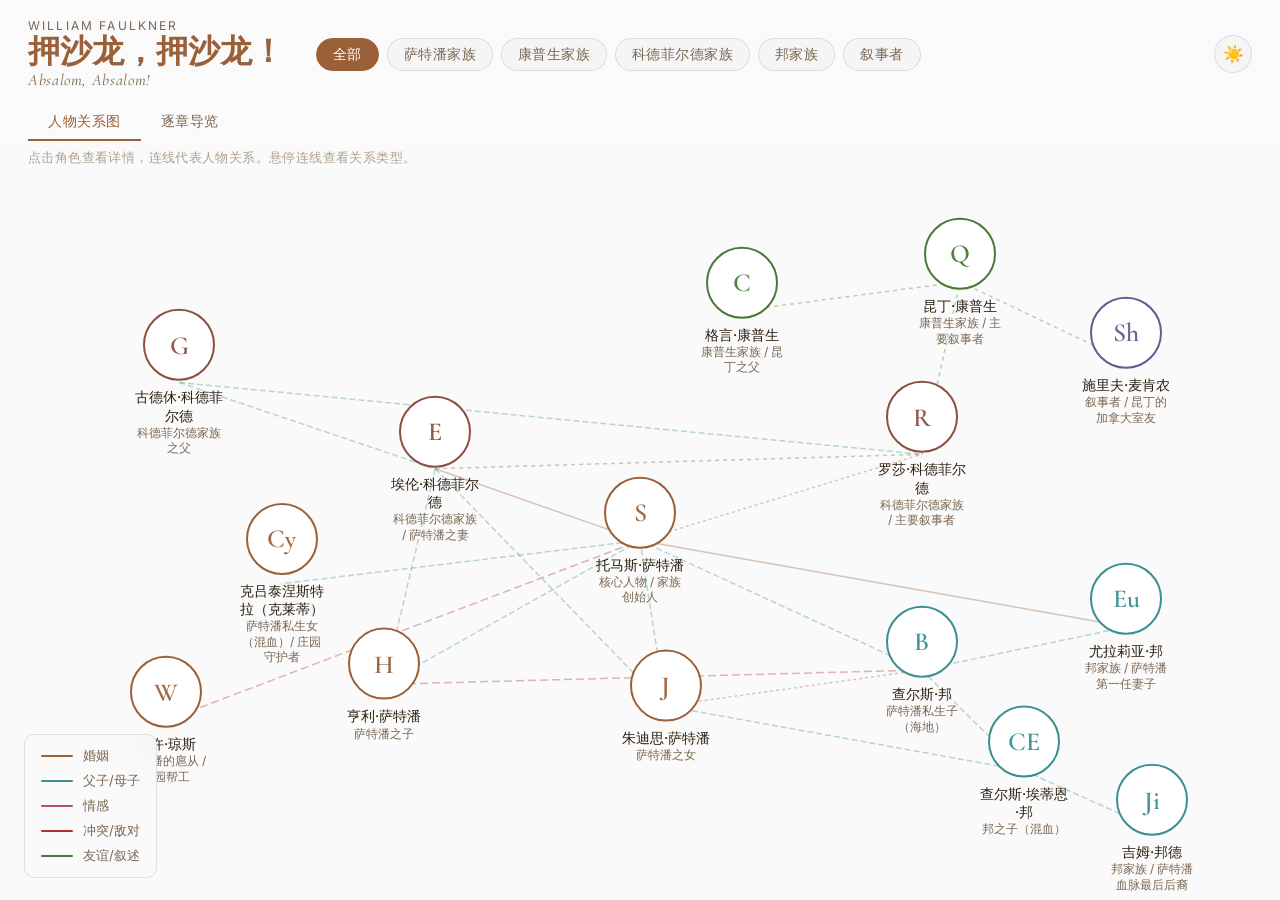
<file: absalom/index.html>
<!DOCTYPE html>
<html lang="zh" data-theme="light">

<head>
  <meta charset="UTF-8" />
  <meta name="viewport" content="width=device-width, initial-scale=1.0" />
  <title>押沙龙，押沙龙！— 人物关系图</title>
  <style>
    .tab-nav-bar {
      display: flex;
      gap: 0;
      margin-top: 14px;
    }

    .tab-nav-bar a {
      padding: 8px 20px;
      font-size: 14px;
      font-family: 'Inter', sans-serif;
      background: none;
      border: none;
      color: var(--text-dim);
      cursor: pointer;
      border-bottom: 2px solid transparent;
      transition: color 0.2s, border-color 0.2s;
      letter-spacing: 0.04em;
      text-decoration: none;
      display: inline-block;
    }

    .tab-nav-bar a:hover {
      color: var(--accent);
    }

    .tab-nav-bar a.active {
      color: var(--accent);
      border-bottom-color: var(--accent);
    }
  </style>
  <meta name="description" content="《押沙龙，押沙龙！》威廉·福克纳 — 交互式人物关系图，探索萨特潘家族的悲剧命运。" />
  <link rel="preconnect" href="https://fonts.googleapis.com" />
  <link rel="preconnect" href="https://fonts.gstatic.com" crossorigin />
  <link
    href="https://fonts.googleapis.com/css2?family=Cormorant+Garamond:ital,wght@0,300;0,400;0,600;1,300;1,400&family=Inter:wght@300;400;500&display=swap"
    rel="stylesheet" />
  <link rel="stylesheet" href="style.css" />
</head>

<body>
  <!-- Background canvas for relationship lines -->
  <canvas id="canvas"></canvas>

  <!-- Header -->
  <header class="site-header">
    <div class="header-inner">
      <div class="header-title">
        <span class="book-label">William Faulkner</span>
        <h1>押沙龙，押沙龙！</h1>
        <span class="book-subtitle">Absalom, Absalom!</span>
      </div>
      <div class="header-controls">
        <button class="filter-btn active" data-filter="all" id="filter-all">全部</button>
        <button class="filter-btn" data-filter="sutpen" id="filter-sutpen">萨特潘家族</button>
        <button class="filter-btn" data-filter="compson" id="filter-compson">康普生家族</button>
        <button class="filter-btn" data-filter="coldfield" id="filter-coldfield">科德菲尔德家族</button>
        <button class="filter-btn" data-filter="bon" id="filter-bon">邦家族</button>
        <button class="filter-btn" data-filter="narrator" id="filter-narrator">叙事者</button>
      </div>
      <button class="theme-toggle" id="theme-toggle" aria-label="切换明暗模式" title="切换明暗模式">
        <span class="theme-icon-dark">🌙</span>
        <span class="theme-icon-light">☀️</span>
      </button>
    </div>
    <nav class="tab-nav-bar" role="tablist" aria-label="页面导航">
      <a href="index.html" class="active" role="tab" aria-selected="true">人物关系图</a>
      <a href="chapters.html" role="tab">逐章导览</a>
    </nav>
    <p class="header-desc">点击角色查看详情，连线代表人物关系。悬停连线查看关系类型。</p>
  </header>

  <!-- Legend -->
  <div class="legend">
    <div class="legend-item"><span class="legend-line marriage"></span>婚姻</div>
    <div class="legend-item"><span class="legend-line parent"></span>父子/母子</div>
    <div class="legend-item"><span class="legend-line romance"></span>情感</div>
    <div class="legend-item"><span class="legend-line conflict"></span>冲突/敌对</div>
    <div class="legend-item"><span class="legend-line friendship"></span>友谊/叙述</div>
  </div>

  <!-- Map container -->
  <main class="map-container" id="map">
    <!-- Characters are rendered dynamically by JS -->
  </main>

  <!-- Detail Panel -->
  <aside class="detail-panel" id="detail-panel">
    <button class="detail-close" id="detail-close" aria-label="关闭">✕</button>
    <div class="detail-content" id="detail-content">
      <p class="detail-hint">选择一个角色以查看详情</p>
    </div>
  </aside>

  <!-- Tooltip -->
  <div class="tooltip" id="tooltip"></div>

  <script src="app.js"></script>
</body>

</html>
</file>
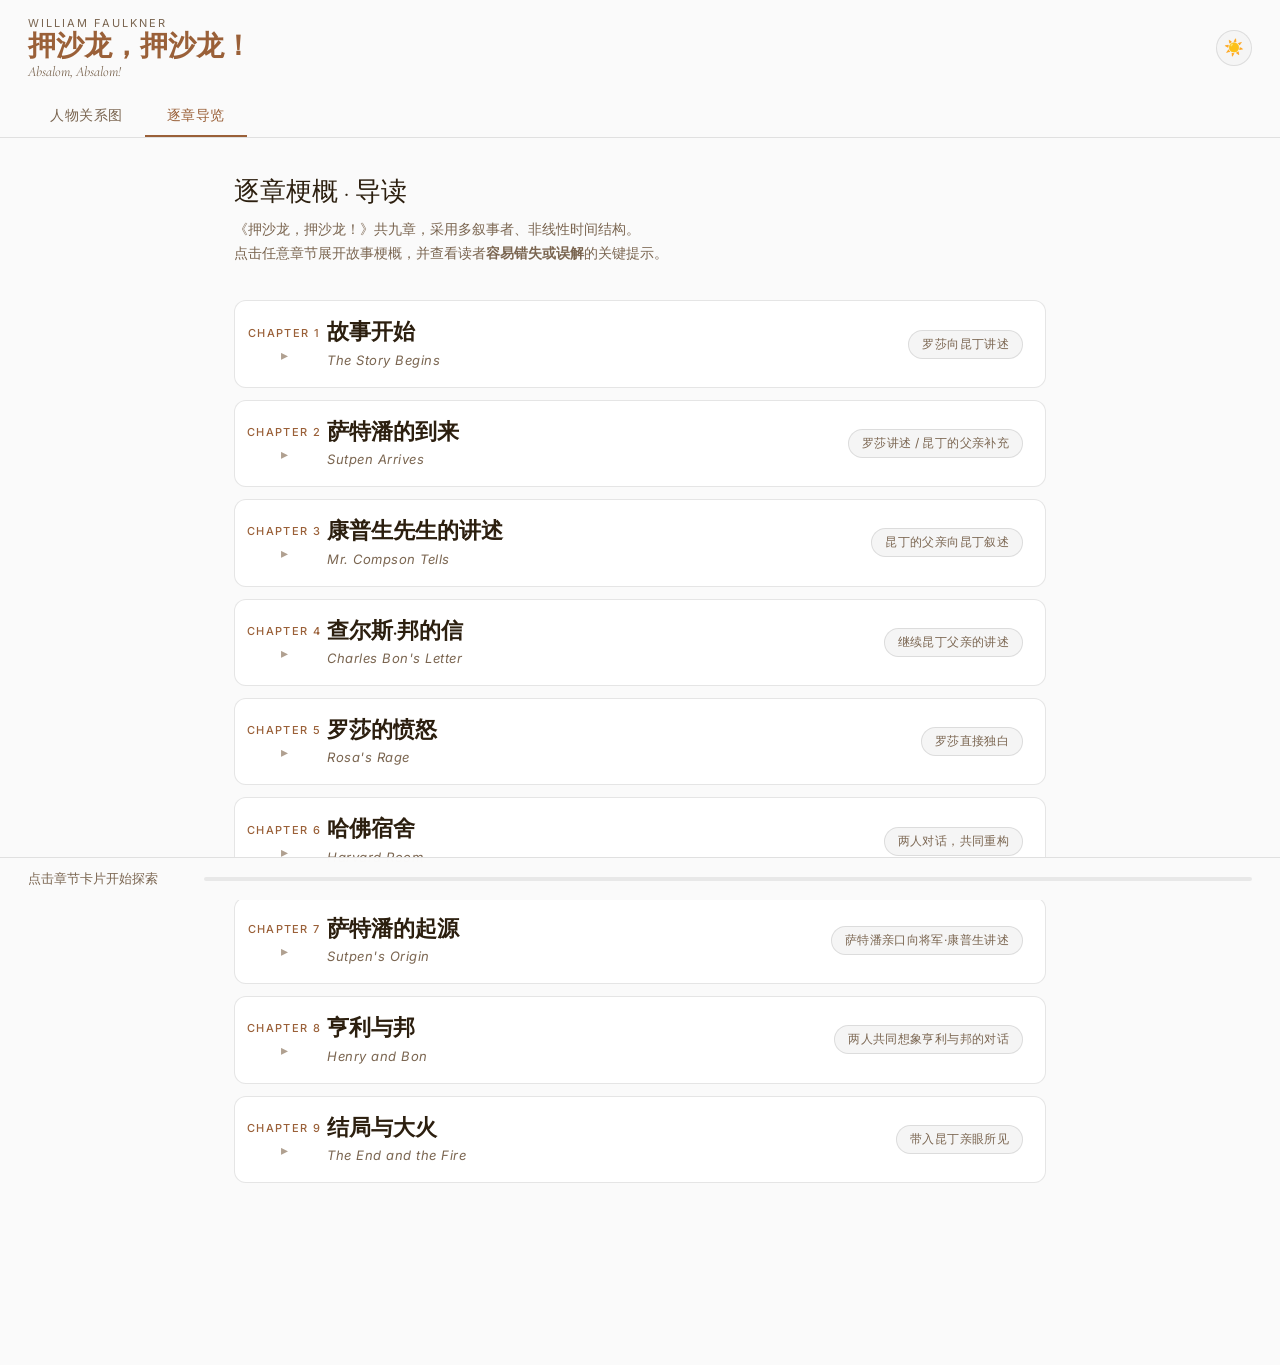
<file: absalom/chapters.html>
<!DOCTYPE html>
<html lang="zh" data-theme="light">

<head>
  <meta charset="UTF-8" />
  <meta name="viewport" content="width=device-width, initial-scale=1.0" />
  <title>押沙龙，押沙龙！— 逐章导览</title>
  <meta name="description" content="《押沙龙，押沙龙！》威廉·福克纳 — 逐章故事梗概与导读，帮你读懂福克纳的叙事迷宫。" />
  <link rel="preconnect" href="https://fonts.googleapis.com" />
  <link rel="preconnect" href="https://fonts.gstatic.com" crossorigin />
  <link
    href="https://fonts.googleapis.com/css2?family=Cormorant+Garamond:ital,wght@0,300;0,400;0,600;1,300;1,400&family=Inter:wght@300;400;500&display=swap"
    rel="stylesheet" />
  <link rel="stylesheet" href="chapters.css" />
</head>

<body>

  <!-- Header -->
  <header class="site-header">
    <div class="header-top">
      <div class="header-title">
        <span class="book-label">William Faulkner</span>
        <h1>押沙龙，押沙龙！</h1>
        <span class="book-subtitle">Absalom, Absalom!</span>
      </div>
      <button class="theme-toggle" id="theme-toggle" aria-label="切换明暗模式" title="切换明暗模式">
        <span class="theme-icon-dark">🌙</span>
        <span class="theme-icon-light">☀️</span>
      </button>
    </div>
    <!-- Tab Nav -->
    <nav class="tab-nav" role="tablist" aria-label="页面导航">
      <a class="tab-btn" href="index.html" role="tab" id="tab-map">人物关系图</a>
      <a class="tab-btn active" href="chapters.html" role="tab" id="tab-chapters" aria-selected="true">逐章导览</a>
    </nav>
  </header>

  <!-- Main -->
  <main class="chapters-main">
    <div class="section-intro">
      <h2>逐章梗概 · 导读</h2>
      <p>《押沙龙，押沙龙！》共九章，采用多叙事者、非线性时间结构。<br />
        点击任意章节展开故事梗概，并查看读者<strong>容易错失或误解</strong>的关键提示。</p>
    </div>
    <div id="chapters-list" role="list" aria-label="章节列表">
      <!-- Rendered by chapters.js -->
    </div>
  </main>

  <!-- Progress Bar -->
  <div class="progress-bar-wrap" role="status" aria-live="polite">
    <span id="progress-text">点击章节卡片开始探索</span>
    <div class="progress-track">
      <div id="progress-fill"></div>
    </div>
  </div>

  <!-- Character bubble tooltip -->
  <div id="char-tooltip" class="char-tooltip"></div>

  <script src="chapters.js"></script>
</body>

</html>
</file>
<file: absalom/style.css>
/* =========================================
   ABSALOM CHARACTER MAP — STYLE SHEET
   ========================================= */

*,
*::before,
*::after {
  box-sizing: border-box;
  margin: 0;
  padding: 0;
}

/* ---- DARK THEME (default) ---- */
[data-theme="dark"] {
  --bg: #0d0d12;
  --surface: #13131c;
  --surface2: #1a1a28;
  --border: rgba(255, 255, 255, 0.07);
  --border-solid: #1e1e2e;
  --header-bg: rgba(13, 13, 18, 0.98);
  --legend-bg: rgba(13, 13, 18, 0.85);
  --panel-bg: rgba(19, 19, 28, 0.96);
  --tooltip-bg: rgba(19, 19, 28, 0.95);
  --accent: #c9956a;
  --text: #e8e0d4;
  --text-dim: #8a8090;
  --text-faint: #4a4455;
  --label-shadow: 0 1px 6px rgba(0, 0, 0, 0.85);
  --role-shadow: 0 1px 4px rgba(0, 0, 0, 0.85);

  /* relationship colours */
  --col-marriage: #c9956a;
  --col-parent: #7ec8c8;
  --col-romance: #d4789a;
  --col-conflict: #c94c4c;
  --col-friendship: #7b9e6a;

  /* family colours */
  --fam-sutpen: #c9956a;
  --fam-compson: #7b9e6a;
  --fam-coldfield: #b07a60;
  --fam-bon: #7ec8c8;
  --fam-narrator: #9b87c0;
}

/* ---- LIGHT THEME — warm parchment ---- */
[data-theme="light"] {
  --bg: #fafafa;
  --surface: #ffffff;
  --surface2: #f5f5f5;
  --border: rgba(0, 0, 0, 0.1);
  --border-solid: #e0e0e0;
  --header-bg: rgba(250, 250, 250, 0.97);
  --legend-bg: rgba(250, 250, 250, 0.92);
  --panel-bg: rgba(255, 255, 255, 0.97);
  --tooltip-bg: rgba(255, 255, 255, 0.97);
  --accent: #9a6038;
  --text: #2c1f0f;
  --text-dim: #7a6550;
  --text-faint: #b0a090;
  --label-shadow: none;
  --role-shadow: none;

  /* relationship colours — slightly deeper for contrast on light bg */
  --col-marriage: #9a6038;
  --col-parent: #3a9090;
  --col-romance: #b0506a;
  --col-conflict: #b03030;
  --col-friendship: #4a7a3a;

  /* family colours */
  --fam-sutpen: #9a6038;
  --fam-compson: #4a7a3a;
  --fam-coldfield: #8a5040;
  --fam-bon: #3a9090;
  --fam-narrator: #6a5890;
}

html,
body {
  height: 100%;
  font-family: 'Inter', sans-serif;
  font-size: 16px;
  background: var(--bg);
  color: var(--text);
  overflow: hidden;
}

/* ---- CANVAS ---- */
#canvas {
  position: fixed;
  inset: 0;
  width: 100%;
  height: 100%;
  z-index: 0;
  pointer-events: none;
}

/* ---- HEADER ---- */
.site-header {
  position: fixed;
  top: 0;
  left: 0;
  right: 0;
  z-index: 100;
  background: linear-gradient(180deg, var(--header-bg) 70%, transparent);
  transition: background 0.35s;
  padding: 18px 28px 10px;
}

.header-inner {
  display: flex;
  align-items: center;
  gap: 32px;
  flex-wrap: wrap;
}

.header-title {
  display: flex;
  flex-direction: column;
  gap: 1px;
}

.book-label {
  font-size: 12px;
  letter-spacing: 0.18em;
  text-transform: uppercase;
  color: var(--text-dim);
}

.site-header h1 {
  font-family: 'Cormorant Garamond', serif;
  font-size: 32px;
  font-weight: 600;
  color: var(--accent);
  line-height: 1.1;
}

.book-subtitle {
  font-family: 'Cormorant Garamond', serif;
  font-size: 16px;
  font-style: italic;
  color: var(--text-dim);
  letter-spacing: 0.04em;
}

.header-controls {
  display: flex;
  gap: 8px;
  flex-wrap: wrap;
}

.filter-btn {
  padding: 6px 16px;
  border-radius: 20px;
  border: 1px solid var(--border);
  background: var(--surface2);
  color: var(--text-dim);
  font-size: 14px;
  font-family: 'Inter', sans-serif;
  cursor: pointer;
  transition: all 0.2s;
  letter-spacing: 0.03em;
}

.filter-btn:hover {
  border-color: var(--accent);
  color: var(--accent);
}

.filter-btn.active {
  background: var(--accent);
  border-color: var(--accent);
  color: #fff;
}

/* ---- THEME TOGGLE BUTTON ---- */
.theme-toggle {
  margin-left: auto;
  width: 38px;
  height: 38px;
  border-radius: 50%;
  border: 1px solid var(--border);
  background: var(--surface2);
  cursor: pointer;
  display: flex;
  align-items: center;
  justify-content: center;
  font-size: 17px;
  transition: background 0.2s, border-color 0.2s, transform 0.2s;
  position: relative;
  flex-shrink: 0;
}

.theme-toggle:hover {
  border-color: var(--accent);
  transform: rotate(15deg) scale(1.08);
}

/* Show/hide icons based on theme */
[data-theme="dark"] .theme-icon-light {
  display: none;
}

[data-theme="dark"] .theme-icon-dark {
  display: inline;
}

[data-theme="light"] .theme-icon-dark {
  display: none;
}

[data-theme="light"] .theme-icon-light {
  display: inline;
}

.header-desc {
  font-size: 13px;
  color: var(--text-faint);
  margin-top: 8px;
  letter-spacing: 0.03em;
}

/* ---- LEGEND ---- */
.legend {
  position: fixed;
  bottom: 22px;
  left: 24px;
  z-index: 100;
  display: flex;
  flex-direction: column;
  gap: 7px;
  background: var(--legend-bg);
  border: 1px solid var(--border);
  border-radius: 10px;
  padding: 12px 16px;
  backdrop-filter: blur(8px);
  transition: background 0.35s, border-color 0.35s;
}

.legend-item {
  display: flex;
  align-items: center;
  gap: 10px;
  font-size: 13px;
  color: var(--text-dim);
}

.legend-line {
  display: inline-block;
  width: 32px;
  height: 2px;
  border-radius: 2px;
}

.legend-line.marriage {
  background: var(--col-marriage);
}

.legend-line.parent {
  background: var(--col-parent);
}

.legend-line.romance {
  background: var(--col-romance);
}

.legend-line.conflict {
  background: var(--col-conflict);
}

.legend-line.friendship {
  background: var(--col-friendship);
}

/* ---- MAP CONTAINER ---- */
.map-container {
  position: fixed;
  inset: 0;
  overflow: hidden;
  z-index: 1;
}

/* ---- CHARACTER NODE ---- */
.char-node {
  position: absolute;
  display: flex;
  flex-direction: column;
  align-items: center;
  cursor: pointer;
  user-select: none;
  transition: transform 0.2s, opacity 0.3s;
  z-index: 10;
}

.char-node:hover .node-ring {
  transform: scale(1.12);
  box-shadow: 0 0 28px currentColor;
}

.char-node.dimmed {
  opacity: 0.2;
  /* Keep pointer-events active so dimmed nodes remain clickable */
}

.char-node.highlighted .node-ring {
  transform: scale(1.18);
  box-shadow: 0 0 40px currentColor;
}

.node-ring {
  width: 72px;
  height: 72px;
  border-radius: 50%;
  border: 2.5px solid currentColor;
  display: flex;
  align-items: center;
  justify-content: center;
  font-family: 'Cormorant Garamond', serif;
  font-size: 26px;
  font-weight: 600;
  background: var(--surface);
  transition: transform 0.25s cubic-bezier(.34, 1.56, .64, 1), box-shadow 0.25s;
  position: relative;
}

.node-ring::after {
  content: '';
  position: absolute;
  inset: 4px;
  border-radius: 50%;
  background: radial-gradient(circle at 35% 35%, rgba(255, 255, 255, 0.08), transparent 70%);
}

.node-label {
  margin-top: 7px;
  font-size: 14px;
  font-weight: 500;
  text-align: center;
  max-width: 90px;
  line-height: 1.3;
  color: var(--text);
  text-shadow: var(--label-shadow);
}

.node-role {
  font-size: 12px;
  color: var(--text-dim);
  text-align: center;
  max-width: 90px;
  line-height: 1.3;
  text-shadow: var(--role-shadow);
}

/* ---- DETAIL PANEL ---- */
.detail-panel {
  position: fixed;
  top: 92px;
  right: -380px;
  width: 360px;
  max-height: calc(100vh - 120px);
  background: var(--panel-bg);
  border: 1px solid var(--border);
  border-radius: 14px 0 0 14px;
  backdrop-filter: blur(12px);
  z-index: 200;
  overflow-y: auto;
  transition: right 0.35s cubic-bezier(.4, 0, .2, 1), background 0.35s, border-color 0.35s;
  padding: 24px 22px;
}

.detail-panel.open {
  right: 0;
}

.detail-close {
  position: absolute;
  top: 14px;
  right: 14px;
  background: none;
  border: none;
  color: var(--text-dim);
  font-size: 16px;
  cursor: pointer;
  transition: color 0.2s;
  line-height: 1;
}

.detail-close:hover {
  color: var(--text);
}

.detail-hint {
  color: var(--text-dim);
  font-size: 15px;
  text-align: center;
  margin-top: 60px;
  font-style: italic;
}

.detail-avatar {
  width: 80px;
  height: 80px;
  border-radius: 50%;
  border: 2px solid currentColor;
  display: flex;
  align-items: center;
  justify-content: center;
  font-family: 'Cormorant Garamond', serif;
  font-size: 32px;
  font-weight: 600;
  background: var(--surface2);
  margin-bottom: 14px;
}

.detail-name {
  font-family: 'Cormorant Garamond', serif;
  font-size: 26px;
  font-weight: 600;
  color: var(--accent);
  margin-bottom: 2px;
}

.detail-eng {
  font-size: 13px;
  color: var(--text-dim);
  font-style: italic;
  letter-spacing: 0.04em;
  margin-bottom: 14px;
}

.detail-tag {
  display: inline-block;
  padding: 4px 12px;
  border-radius: 12px;
  font-size: 12px;
  border: 1px solid currentColor;
  margin-bottom: 14px;
  opacity: 0.85;
}

.detail-desc {
  font-size: 15px;
  line-height: 1.75;
  color: var(--text);
  margin-bottom: 18px;
  border-top: 1px solid var(--border);
  padding-top: 14px;
}

.detail-relations-title {
  font-size: 12px;
  letter-spacing: 0.12em;
  text-transform: uppercase;
  color: var(--text-dim);
  margin-bottom: 10px;
}

.detail-relation-item {
  display: flex;
  align-items: center;
  gap: 10px;
  margin-bottom: 8px;
  font-size: 14px;
}

.rel-dot {
  width: 8px;
  height: 8px;
  border-radius: 50%;
  flex-shrink: 0;
}

.rel-target {
  color: var(--text);
}

.rel-type {
  color: var(--text-dim);
  margin-left: auto;
  font-size: 13px;
  font-style: italic;
}

/* ---- TOOLTIP ---- */
.tooltip {
  position: fixed;
  background: var(--tooltip-bg);
  border: 1px solid var(--border);
  border-radius: 8px;
  padding: 8px 14px;
  font-size: 14px;
  color: var(--text);
  pointer-events: none;
  z-index: 300;
  opacity: 0;
  transition: opacity 0.15s;
  max-width: 200px;
  backdrop-filter: blur(8px);
  text-align: center;
}

.tooltip.visible {
  opacity: 1;
}

/* Scrollbar */
::-webkit-scrollbar {
  width: 4px;
}

::-webkit-scrollbar-track {
  background: transparent;
}

::-webkit-scrollbar-thumb {
  background: var(--border);
  border-radius: 4px;
}

/* =========================================
   MOBILE RESPONSIVE — max-width 768px
   ========================================= */
@media (max-width: 768px) {

  /* ---- LAYOUT UNLOCK ---- */
  html,
  body {
    overflow: auto;
    overflow-x: hidden;
    height: auto;
  }

  #canvas {
    position: absolute;
    inset: auto;
    width: 100%;
    pointer-events: none;
  }

  .map-container {
    position: relative;
    inset: auto;
    overflow: visible;
    min-height: 100vh;
  }

  /* ---- HEADER: compact ---- */
  .site-header {
    position: sticky;
    top: 0;
    padding: 10px 14px 6px;
  }

  .header-inner {
    gap: 10px;
  }

  .site-header h1 {
    font-size: 22px;
  }

  .book-label {
    font-size: 10px;
  }

  .book-subtitle {
    font-size: 13px;
  }

  .header-controls {
    overflow-x: auto;
    flex-wrap: nowrap;
    -webkit-overflow-scrolling: touch;
    gap: 6px;
    padding-bottom: 4px;
  }

  .filter-btn {
    padding: 5px 12px;
    font-size: 12px;
    white-space: nowrap;
    flex-shrink: 0;
  }

  .header-desc {
    display: none;
  }

  .tab-nav-bar {
    margin-top: 6px;
  }

  .tab-nav-bar a {
    padding: 6px 14px;
    font-size: 12px;
  }

  .theme-toggle {
    width: 32px;
    height: 32px;
    font-size: 14px;
  }

  /* ---- NODES: smaller ---- */
  .node-ring {
    width: 52px;
    height: 52px;
    font-size: 20px;
    border-width: 2px;
  }

  .node-label {
    margin-top: 4px;
    font-size: 12px;
    max-width: 72px;
  }

  .node-role {
    font-size: 10px;
    max-width: 72px;
  }

  /* ---- DETAIL PANEL: bottom sheet ---- */
  .detail-panel {
    top: auto;
    right: 0;
    bottom: 0;
    left: 0;
    width: 100%;
    max-width: 100%;
    max-height: 65vh;
    border-radius: 14px 14px 0 0;
    transform: translateY(100%);
    transition: transform 0.35s cubic-bezier(.4, 0, .2, 1);
    padding: 20px 16px 24px;
    overscroll-behavior: contain;
  }

  .detail-panel.open {
    right: 0;
    transform: translateY(0);
  }

  .detail-close {
    top: 10px;
    right: 10px;
    font-size: 20px;
    padding: 8px;
  }

  .detail-avatar {
    width: 60px;
    height: 60px;
    font-size: 24px;
  }

  .detail-name {
    font-size: 22px;
  }

  /* ---- LEGEND: horizontal bar ---- */
  .legend {
    bottom: auto;
    left: 0;
    right: 0;
    flex-direction: row;
    flex-wrap: wrap;
    justify-content: center;
    gap: 4px 12px;
    padding: 6px 12px;
    border-radius: 0;
    z-index: 99;
  }

  .legend-item {
    font-size: 11px;
    gap: 6px;
  }

  .legend-line {
    width: 20px;
  }

  /* ---- TOOLTIP ---- */
  .tooltip {
    font-size: 13px;
    max-width: 180px;
    padding: 6px 10px;
  }
}
</file>
<file: absalom/chapters.css>
/* =========================================
   ABSALOM CHAPTER BROWSER — STYLE SHEET
   Shares CSS variables with style.css; no canvas/node styles.
   ========================================= */

*,
*::before,
*::after {
  box-sizing: border-box;
  margin: 0;
  padding: 0;
}

/* ── DARK THEME ── */
[data-theme="dark"] {
  --bg: #0d0d12;
  --surface: #13131c;
  --surface2: #1a1a28;
  --surface3: #12121e;
  --border: rgba(255, 255, 255, 0.07);
  --border-solid: #1e1e2e;
  --header-bg: rgba(13, 13, 18, 0.98);
  --panel-bg: rgba(19, 19, 28, 0.96);
  --accent: #c9956a;
  --text: #e8e0d4;
  --text-dim: #8a8090;
  --text-faint: #4a4455;
  --guide-bg: rgba(155, 135, 192, 0.06);
  --guide-border: rgba(155, 135, 192, 0.22);
  --guide-icon-col: #9b87c0;
  --card-hover: rgba(201, 149, 106, 0.04);
  --card-open-border: rgba(201, 149, 106, 0.35);
  --progress-bg: rgba(255, 255, 255, 0.06);
  --fam-sutpen: #c9956a;
  --fam-compson: #7b9e6a;
  --fam-bon: #7ec8c8;
  --fam-narrator: #9b87c0;
}

/* ── LIGHT THEME ── */
[data-theme="light"] {
  --bg: #fafafa;
  --surface: #ffffff;
  --surface2: #f5f5f5;
  --surface3: #f0ede8;
  --border: rgba(0, 0, 0, 0.1);
  --border-solid: #e0e0e0;
  --header-bg: rgba(250, 250, 250, 0.97);
  --panel-bg: rgba(255, 255, 255, 0.97);
  --accent: #9a6038;
  --text: #2c1f0f;
  --text-dim: #7a6550;
  --text-faint: #b0a090;
  --guide-bg: rgba(107, 88, 168, 0.05);
  --guide-border: rgba(107, 88, 168, 0.2);
  --guide-icon-col: #6a5890;
  --card-hover: rgba(154, 96, 56, 0.04);
  --card-open-border: rgba(154, 96, 56, 0.3);
  --progress-bg: rgba(0, 0, 0, 0.07);
  --fam-sutpen: #9a6038;
  --fam-compson: #4a7a3a;
  --fam-bon: #3a9090;
  --fam-narrator: #6a5890;
}

html,
body {
  min-height: 100%;
  font-family: 'Inter', sans-serif;
  font-size: 16px;
  background: var(--bg);
  color: var(--text);
  overflow-x: hidden;
}

/* ── HEADER ── */
.site-header {
  position: sticky;
  top: 0;
  z-index: 100;
  background: var(--header-bg);
  backdrop-filter: blur(12px);
  border-bottom: 1px solid var(--border);
  padding: 16px 28px 0;
  transition: background 0.35s, border-color 0.35s;
}

.header-top {
  display: flex;
  align-items: center;
  gap: 20px;
  flex-wrap: wrap;
}

.header-title {
  display: flex;
  flex-direction: column;
  gap: 1px;
}

.book-label {
  font-size: 11px;
  letter-spacing: 0.18em;
  text-transform: uppercase;
  color: var(--text-dim);
}

.site-header h1 {
  font-family: 'Cormorant Garamond', serif;
  font-size: 28px;
  font-weight: 600;
  color: var(--accent);
  line-height: 1.1;
}

.book-subtitle {
  font-family: 'Cormorant Garamond', serif;
  font-size: 14px;
  font-style: italic;
  color: var(--text-dim);
}

/* ── TAB NAV ── */
.tab-nav {
  display: flex;
  gap: 0;
  margin-top: 16px;
  border-bottom: 0;
}

.tab-btn {
  padding: 10px 22px;
  font-size: 14px;
  font-family: 'Inter', sans-serif;
  background: none;
  border: none;
  color: var(--text-dim);
  cursor: pointer;
  border-bottom: 2px solid transparent;
  transition: color 0.2s, border-color 0.2s;
  letter-spacing: 0.04em;
  text-decoration: none;
  display: inline-block;
}

.tab-btn:hover {
  color: var(--accent);
}

.tab-btn.active {
  color: var(--accent);
  border-bottom-color: var(--accent);
}

/* ── THEME TOGGLE ── */
.theme-toggle {
  margin-left: auto;
  width: 36px;
  height: 36px;
  border-radius: 50%;
  border: 1px solid var(--border);
  background: var(--surface2);
  cursor: pointer;
  display: flex;
  align-items: center;
  justify-content: center;
  font-size: 16px;
  transition: background 0.2s, border-color 0.2s, transform 0.2s;
  flex-shrink: 0;
}

.theme-toggle:hover {
  border-color: var(--accent);
  transform: rotate(15deg) scale(1.08);
}

[data-theme="dark"] .theme-icon-light {
  display: none;
}

[data-theme="dark"] .theme-icon-dark {
  display: inline;
}

[data-theme="light"] .theme-icon-dark {
  display: none;
}

[data-theme="light"] .theme-icon-light {
  display: inline;
}

/* ── MAIN CONTENT ── */
.chapters-main {
  max-width: 860px;
  margin: 0 auto;
  padding: 36px 24px 140px;
}

.section-intro {
  margin-bottom: 36px;
}

.section-intro h2 {
  font-family: 'Cormorant Garamond', serif;
  font-size: 26px;
  font-weight: 400;
  color: var(--text);
  margin-bottom: 8px;
}

.section-intro p {
  font-size: 14px;
  color: var(--text-dim);
  line-height: 1.7;
}

/* ── CHAPTER CARDS ── */
.chapter-card {
  border: 1px solid var(--border);
  border-radius: 12px;
  background: var(--surface);
  margin-bottom: 12px;
  overflow: hidden;
  transition: border-color 0.25s, box-shadow 0.25s, background 0.35s;
}

.chapter-card:hover {
  border-color: var(--accent);
  background: var(--card-hover);
}

.chapter-card.open {
  border-color: var(--card-open-border);
  box-shadow: 0 4px 24px rgba(0, 0, 0, 0.12);
}

/* ── CHAPTER HEADER ── */
.chapter-header {
  display: flex;
  align-items: center;
  gap: 16px;
  padding: 18px 22px;
  cursor: pointer;
  user-select: none;
  outline: none;
  transition: background 0.2s;
}

.chapter-header:focus-visible {
  outline: 2px solid var(--accent);
  outline-offset: -2px;
}

.chapter-num-wrap {
  display: flex;
  flex-direction: column;
  align-items: center;
  gap: 6px;
  flex-shrink: 0;
  width: 54px;
}

.chapter-num {
  font-size: 11px;
  letter-spacing: 0.12em;
  text-transform: uppercase;
  color: var(--accent);
  font-weight: 500;
  white-space: nowrap;
}

.chapter-arrow {
  font-size: 14px;
  color: var(--text-faint);
  transition: transform 0.3s cubic-bezier(.34, 1.56, .64, 1), color 0.2s;
}

.chapter-card.open .chapter-arrow {
  transform: rotate(90deg);
  color: var(--accent);
}

.chapter-meta {
  flex: 1;
  min-width: 0;
}

.chapter-title-cn {
  font-family: 'Cormorant Garamond', serif;
  font-size: 22px;
  font-weight: 600;
  color: var(--text);
  line-height: 1.2;
  margin-bottom: 3px;
}

.chapter-title-en {
  font-size: 13px;
  color: var(--text-dim);
  font-style: italic;
  letter-spacing: 0.04em;
}

.narrator-badge {
  flex-shrink: 0;
  padding: 5px 13px;
  border-radius: 20px;
  font-size: 12px;
  background: var(--surface2);
  border: 1px solid var(--border);
  color: var(--text-dim);
  letter-spacing: 0.03em;
  white-space: nowrap;
  transition: background 0.35s, border-color 0.35s;
}

.chapter-card.open .narrator-badge {
  border-color: var(--guide-border);
  color: var(--guide-icon-col);
}

/* ── CHAPTER BODY (accordion) ── */
.chapter-body {
  max-height: 0;
  overflow: hidden;
  transition: max-height 0.5s cubic-bezier(0.4, 0, 0.2, 1);
}

.chapter-body-inner {
  padding: 0 22px 22px;
  border-top: 1px solid var(--border);
}

/* ── LABELS ── */
.section-label {
  font-size: 11px;
  letter-spacing: 0.15em;
  text-transform: uppercase;
  color: var(--text-faint);
  margin-bottom: 14px;
  margin-top: 22px;
  font-weight: 500;
}

/* ── SUMMARY ── */
.summary-section p {
  font-size: 15px;
  line-height: 1.85;
  color: var(--text);
  margin-bottom: 12px;
}

.summary-section p:last-child {
  margin-bottom: 0;
}

/* ── GUIDE SECTION ── */
.guide-section {
  background: var(--guide-bg);
  border: 1px solid var(--guide-border);
  border-radius: 10px;
  padding: 18px 20px 14px;
  margin-top: 20px;
}

.guide-label {
  color: var(--guide-icon-col);
  display: flex;
  align-items: center;
  gap: 7px;
  margin-top: 0;
}

.guide-icon {
  font-size: 13px;
  opacity: 0.8;
}

.guide-list {
  display: flex;
  flex-direction: column;
  gap: 13px;
}

.guide-item {
  display: flex;
  gap: 13px;
  align-items: flex-start;
}

.guide-num {
  flex-shrink: 0;
  width: 22px;
  height: 22px;
  border-radius: 50%;
  background: var(--guide-icon-col);
  color: #fff;
  font-size: 11px;
  font-weight: 600;
  display: flex;
  align-items: center;
  justify-content: center;
  margin-top: 1px;
  opacity: 0.85;
}

.guide-text {
  font-size: 14.5px;
  line-height: 1.8;
  color: var(--text);
}

.guide-text strong {
  color: var(--guide-icon-col);
  font-weight: 600;
}

/* ── FOOTER ROW ── */
.chapter-footer {
  display: flex;
  flex-direction: column;
  gap: 12px;
  margin-top: 20px;
  padding-top: 18px;
  border-top: 1px solid var(--border);
}

.char-bubbles-row,
.theme-tags-row {
  display: flex;
  align-items: center;
  gap: 8px;
  flex-wrap: wrap;
}

.footer-label {
  font-size: 11px;
  letter-spacing: 0.1em;
  text-transform: uppercase;
  color: var(--text-faint);
  flex-shrink: 0;
  min-width: 60px;
}

.char-bubble {
  display: inline-flex;
  align-items: center;
  justify-content: center;
  width: 34px;
  height: 34px;
  border-radius: 50%;
  border: 1.5px solid currentColor;
  font-family: 'Cormorant Garamond', serif;
  font-size: 13px;
  font-weight: 600;
  background: var(--surface2);
  cursor: default;
  transition: transform 0.2s, box-shadow 0.2s;
}

.char-bubble:hover {
  transform: scale(1.15);
  box-shadow: 0 0 10px currentColor;
}

.theme-tag {
  display: inline-block;
  padding: 4px 11px;
  border-radius: 12px;
  font-size: 12px;
  border: 1px solid var(--border);
  background: var(--surface2);
  color: var(--text-dim);
  letter-spacing: 0.03em;
  transition: border-color 0.2s, color 0.2s;
}

.theme-tag:hover {
  border-color: var(--accent);
  color: var(--accent);
}

/* ── PROGRESS BAR ── */
.progress-bar-wrap {
  position: fixed;
  bottom: 0;
  left: 0;
  right: 0;
  z-index: 200;
  background: var(--header-bg);
  border-top: 1px solid var(--border);
  padding: 12px 28px;
  backdrop-filter: blur(12px);
  display: flex;
  align-items: center;
  gap: 16px;
}

#progress-text {
  font-size: 13px;
  color: var(--text-dim);
  white-space: nowrap;
  flex-shrink: 0;
  min-width: 160px;
}

.progress-track {
  flex: 1;
  height: 4px;
  border-radius: 4px;
  background: var(--progress-bg);
  overflow: hidden;
}

#progress-fill {
  height: 100%;
  width: 0%;
  border-radius: 4px;
  background: linear-gradient(90deg, var(--accent), var(--guide-icon-col));
  transition: width 0.5s cubic-bezier(0.4, 0, 0.2, 1);
}

/* ── CHARACTER BUBBLE TOOLTIP ── */
.char-tooltip {
  position: absolute;
  z-index: 500;
  max-width: 280px;
  background: var(--panel-bg);
  border: 1px solid var(--guide-border);
  border-radius: 10px;
  padding: 12px 15px;
  pointer-events: none;
  opacity: 0;
  transform: translateY(4px);
  transition: opacity 0.18s, transform 0.18s;
  backdrop-filter: blur(12px);
  box-shadow: 0 8px 24px rgba(0, 0, 0, 0.22);
}

.char-tooltip.visible {
  opacity: 1;
  transform: translateY(0);
}

.ct-name {
  font-family: 'Cormorant Garamond', serif;
  font-size: 16px;
  font-weight: 600;
  margin-bottom: 6px;
  line-height: 1.2;
}

.ct-desc {
  font-size: 13px;
  line-height: 1.7;
  color: var(--text-dim);
}

/* ── SCROLL BAR ── */
::-webkit-scrollbar {
  width: 4px;
}

::-webkit-scrollbar-track {
  background: transparent;
}

::-webkit-scrollbar-thumb {
  background: var(--border);
  border-radius: 4px;
}

/* ── RESPONSIVE ── */
@media (max-width: 600px) {
  .chapter-header {
    flex-wrap: wrap;
    gap: 10px;
  }

  .narrator-badge {
    font-size: 11px;
    padding: 4px 10px;
  }

  .chapters-main {
    padding: 20px 14px 130px;
  }

  .chapter-title-cn {
    font-size: 18px;
  }

  .site-header {
    padding: 12px 16px 0;
  }
}
</file>
